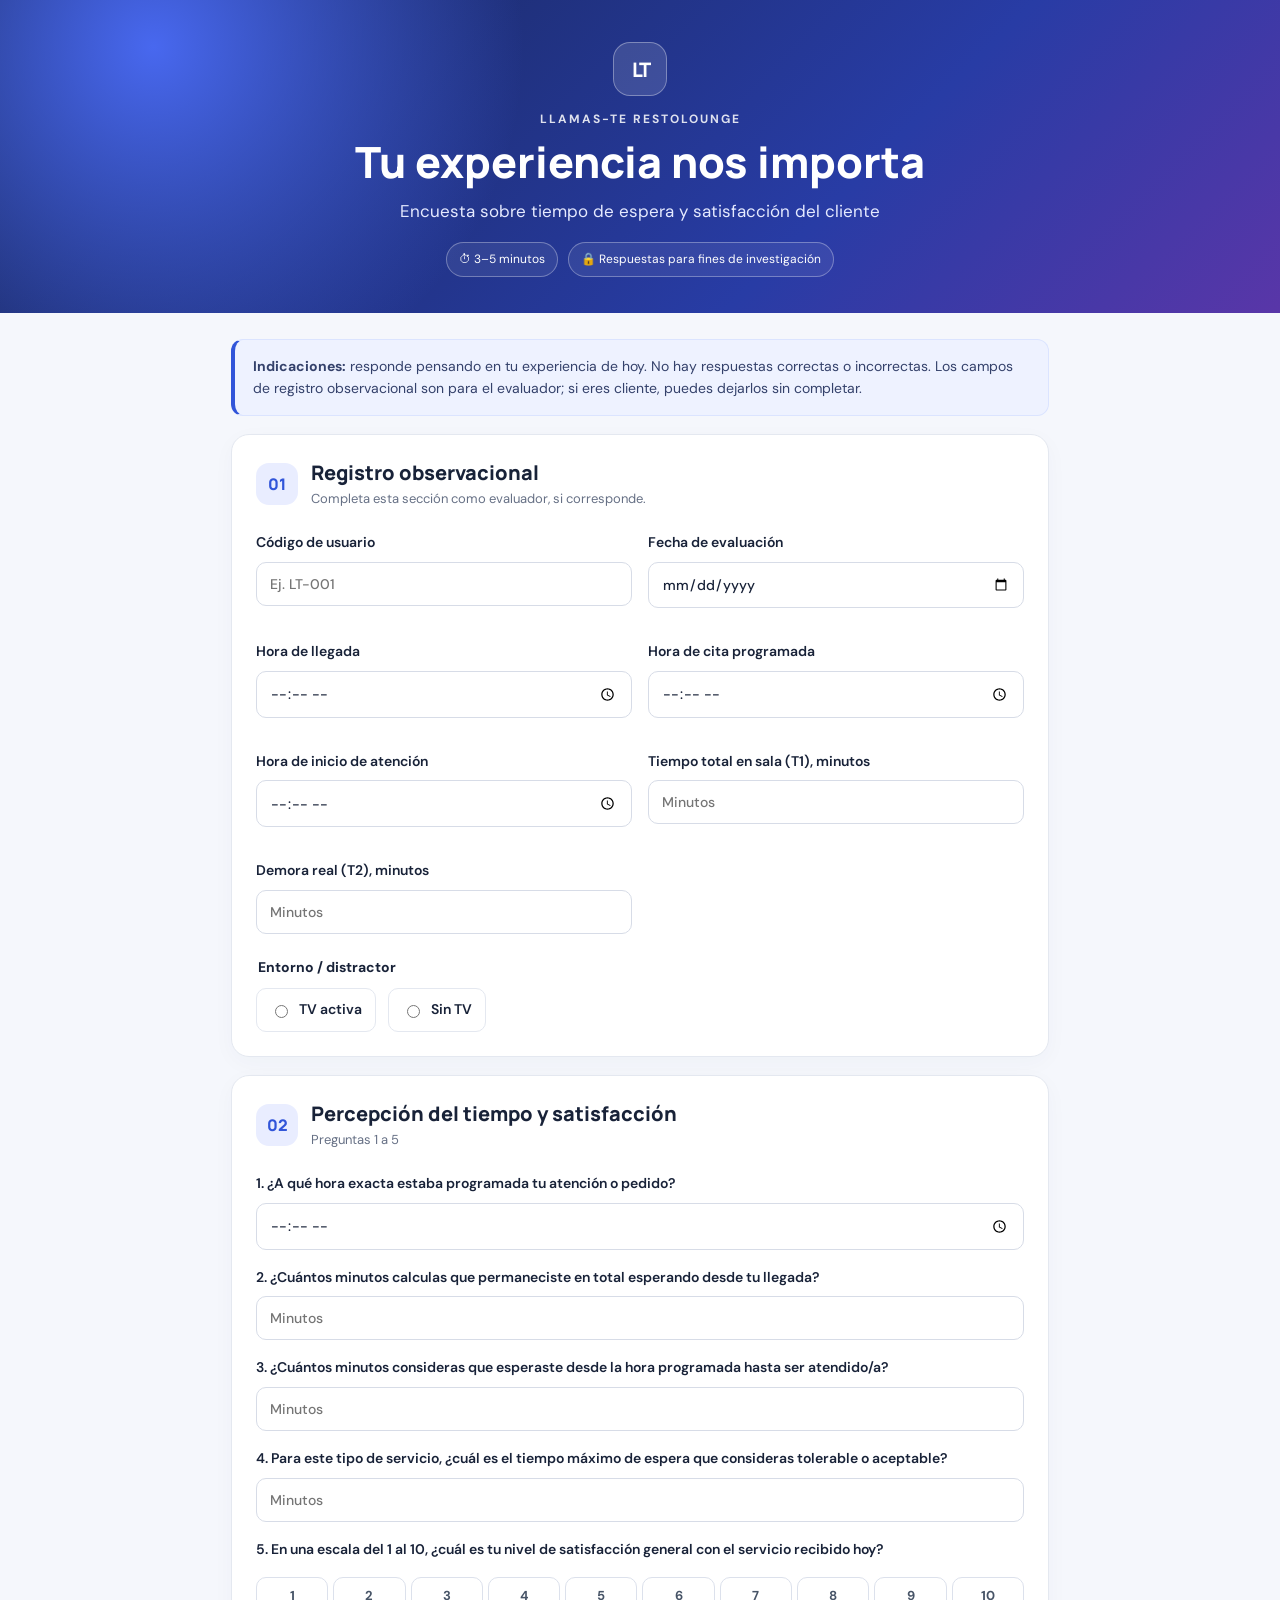
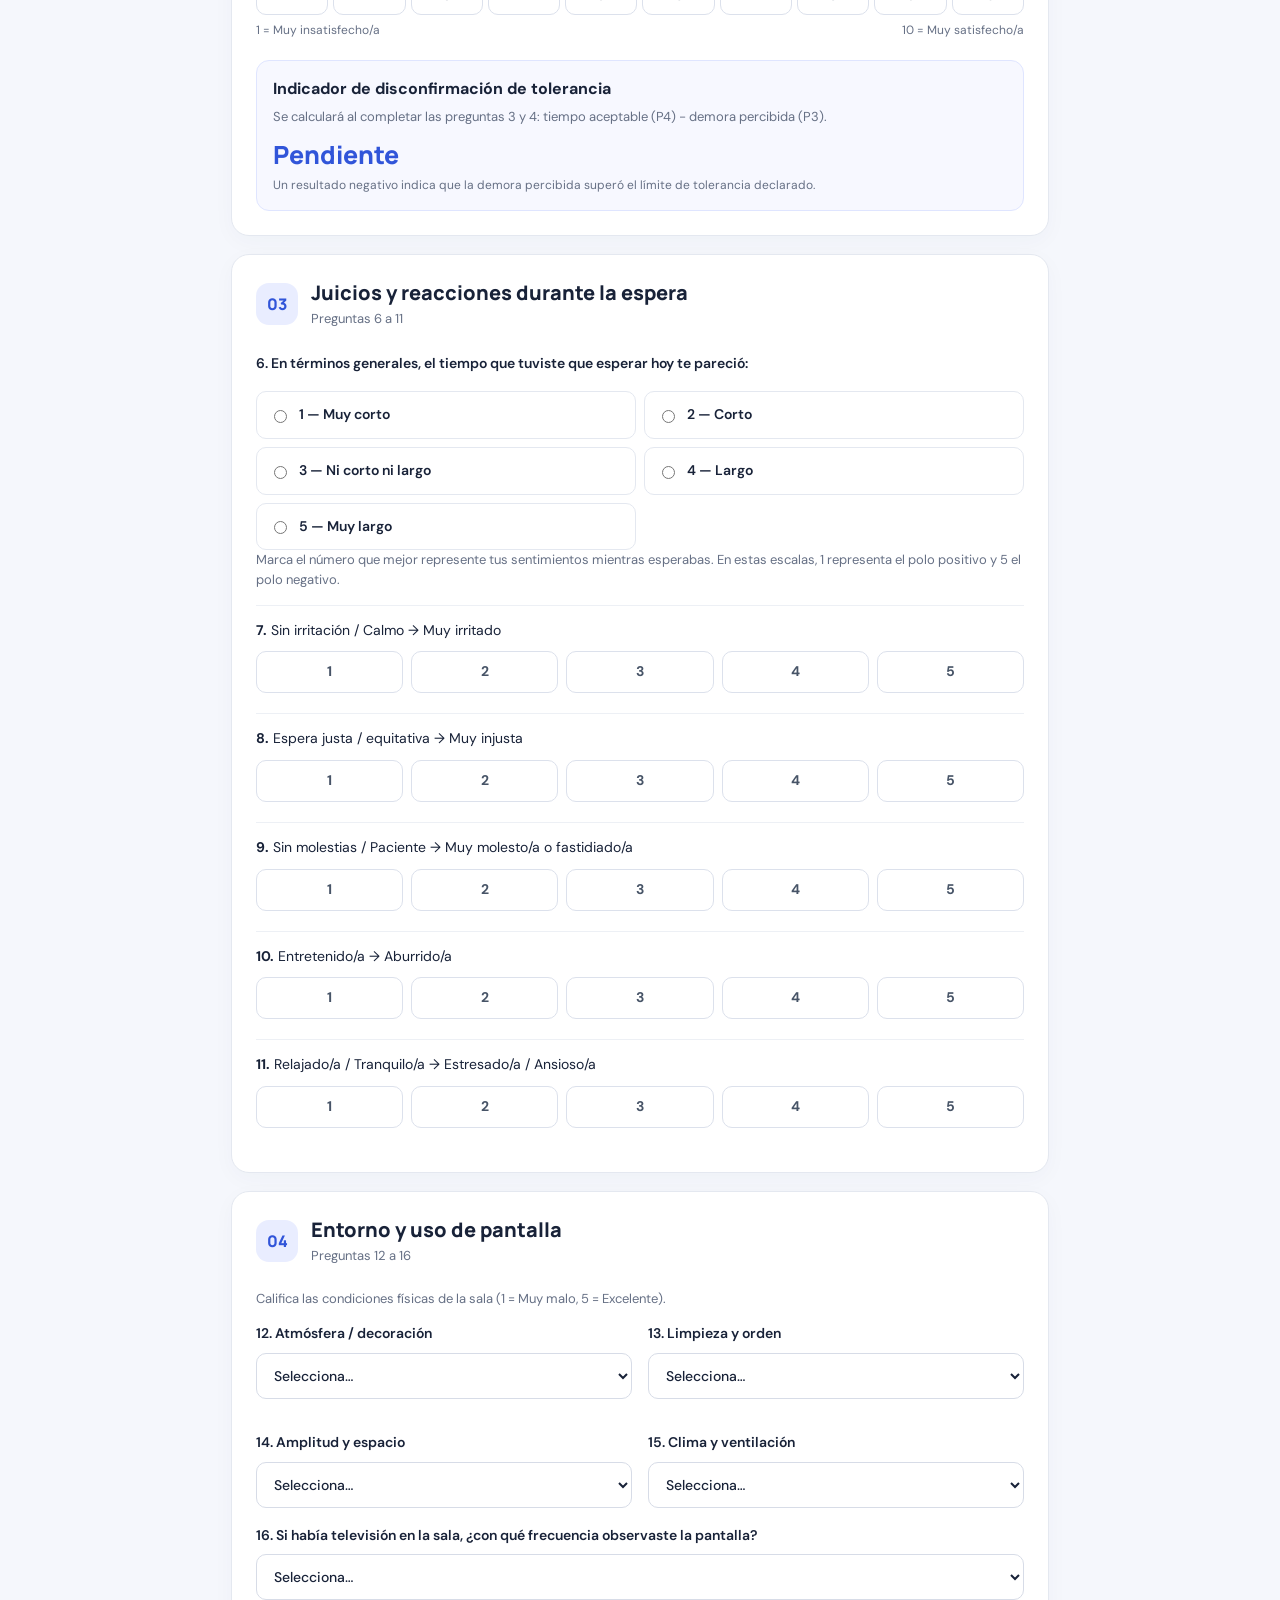
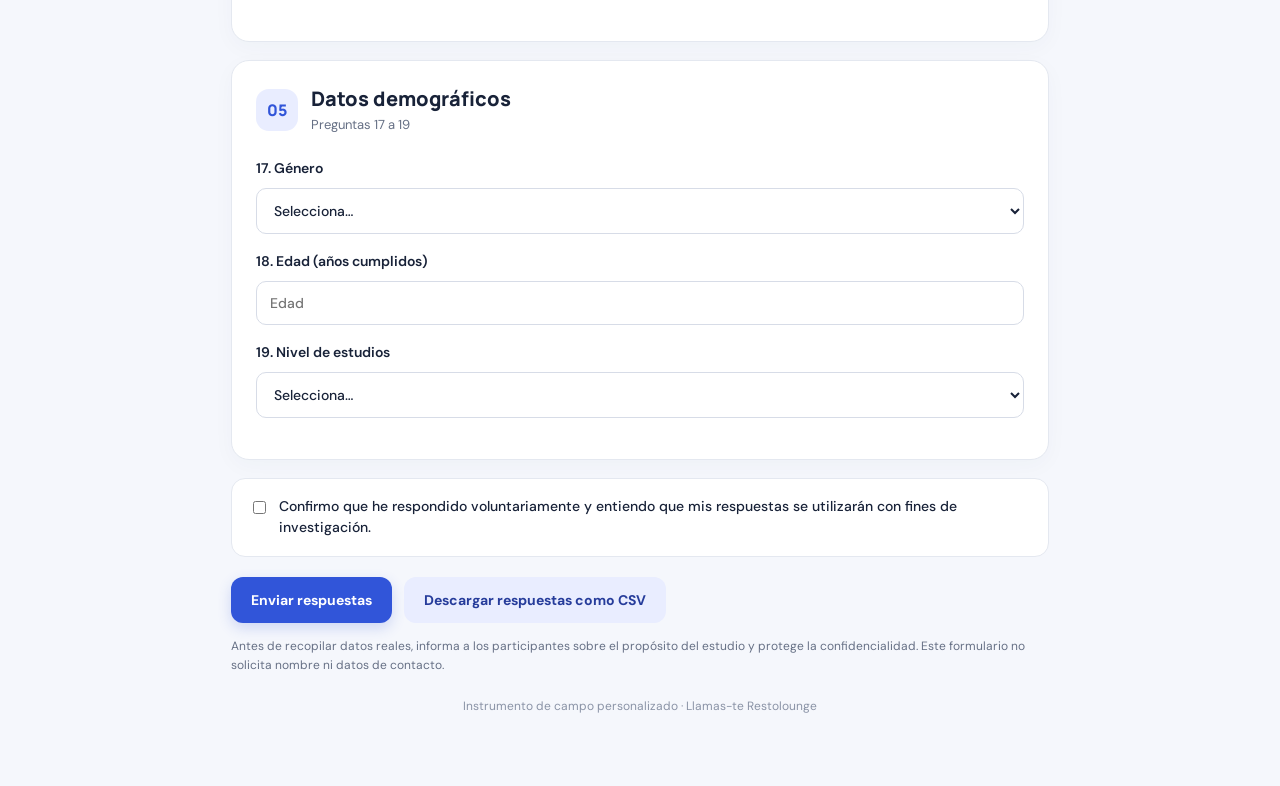
<file: index.html>
<!DOCTYPE html>
<html lang="es">
<head>
  <meta charset="UTF-8">
  <meta name="viewport" content="width=device-width, initial-scale=1">
  <meta name="description" content="Cuestionario de campo sobre tiempos de espera y satisfacción del cliente de Llamas-te Restolounge.">
  <title>Encuesta de Espera y Satisfacción | Llamas-te</title>
  <link rel="stylesheet" href="style.css">
</head>
<body>
  <header class="hero">
    <div class="brand-mark">LT</div>
    <p class="eyebrow">LLAMAS-TE RESTOLOUNGE</p>
    <h1>Tu experiencia nos importa</h1>
    <p class="intro">Encuesta sobre tiempo de espera y satisfacción del cliente</p>
    <div class="meta"><span>⏱ 3–5 minutos</span><span>🔒 Respuestas para fines de investigación</span></div>
  </header>

  <main class="container">
    <div class="notice"><strong>Indicaciones:</strong> responde pensando en tu experiencia de hoy. No hay respuestas correctas o incorrectas. Los campos de registro observacional son para el evaluador; si eres cliente, puedes dejarlos sin completar.</div>
    <form id="surveyForm">
      <section class="panel">
        <div class="section-heading"><span class="number">01</span><div><h2>Registro observacional</h2><p>Completa esta sección como evaluador, si corresponde.</p></div></div>
        <div class="grid">
          <label>Código de usuario<input name="codigo_usuario" placeholder="Ej. LT-001"></label>
          <label>Fecha de evaluación<input name="fecha_turno" type="date"></label>
          <label>Hora de llegada<input name="hora_llegada" type="time"></label>
          <label>Hora de cita programada<input name="hora_cita_observada" type="time"></label>
          <label>Hora de inicio de atención<input name="hora_inicio_atencion" type="time"></label>
          <label>Tiempo total en sala (T1), minutos<input name="t1_total_sala" type="number" min="0" step="1" placeholder="Minutos"></label>
          <label>Demora real (T2), minutos<input name="t2_demora_real" type="number" min="0" step="1" placeholder="Minutos"></label>
        </div>
        <fieldset><legend>Entorno / distractor</legend>
          <div class="options"><label class="choice"><input type="radio" name="entorno_tv" value="TV activa"> TV activa</label><label class="choice"><input type="radio" name="entorno_tv" value="Sin TV"> Sin TV</label></div>
        </fieldset>
      </section>

      <section class="panel">
        <div class="section-heading"><span class="number">02</span><div><h2>Percepción del tiempo y satisfacción</h2><p>Preguntas 1 a 5</p></div></div>
        <label>1. ¿A qué hora exacta estaba programada tu atención o pedido?<input name="p1_hora_programada" type="time"></label>
        <label>2. ¿Cuántos minutos calculas que permaneciste en total esperando desde tu llegada?<input name="p2_tiempo_total_percibido" type="number" min="0" step="1" placeholder="Minutos" required></label>
        <label>3. ¿Cuántos minutos consideras que esperaste desde la hora programada hasta ser atendido/a?<input name="p3_demora_percibida" type="number" min="0" step="1" placeholder="Minutos" required></label>
        <label>4. Para este tipo de servicio, ¿cuál es el tiempo máximo de espera que consideras tolerable o aceptable?<input name="p4_tiempo_aceptable" type="number" min="0" step="1" placeholder="Minutos" required></label>
        <label>5. En una escala del 1 al 10, ¿cuál es tu nivel de satisfacción general con el servicio recibido hoy?</label>
        <div class="scale scale-10" role="group" aria-label="Satisfacción general">
          <label><input type="radio" name="p5_satisfaccion" value="1" required><span>1</span></label><label><input type="radio" name="p5_satisfaccion" value="2"><span>2</span></label><label><input type="radio" name="p5_satisfaccion" value="3"><span>3</span></label><label><input type="radio" name="p5_satisfaccion" value="4"><span>4</span></label><label><input type="radio" name="p5_satisfaccion" value="5"><span>5</span></label><label><input type="radio" name="p5_satisfaccion" value="6"><span>6</span></label><label><input type="radio" name="p5_satisfaccion" value="7"><span>7</span></label><label><input type="radio" name="p5_satisfaccion" value="8"><span>8</span></label><label><input type="radio" name="p5_satisfaccion" value="9"><span>9</span></label><label><input type="radio" name="p5_satisfaccion" value="10"><span>10</span></label>
        </div>
        <div class="scale-labels"><span>1 = Muy insatisfecho/a</span><span>10 = Muy satisfecho/a</span></div>
        <div class="result" id="disconfirmationBox"><strong>Indicador de disconfirmación de tolerancia</strong><p>Se calculará al completar las preguntas 3 y 4: tiempo aceptable (P4) − demora percibida (P3).</p><output id="disconfirmation">Pendiente</output><small>Un resultado negativo indica que la demora percibida superó el límite de tolerancia declarado.</small></div>
      </section>

      <section class="panel">
        <div class="section-heading"><span class="number">03</span><div><h2>Juicios y reacciones durante la espera</h2><p>Preguntas 6 a 11</p></div></div>
        <label>6. En términos generales, el tiempo que tuviste que esperar hoy te pareció:</label>
        <div class="likert vertical">
          <label><input type="radio" name="p6_duracion" value="1" required><span>1 — Muy corto</span></label>
          <label><input type="radio" name="p6_duracion" value="2"><span>2 — Corto</span></label>
          <label><input type="radio" name="p6_duracion" value="3"><span>3 — Ni corto ni largo</span></label>
          <label><input type="radio" name="p6_duracion" value="4"><span>4 — Largo</span></label>
          <label><input type="radio" name="p6_duracion" value="5"><span>5 — Muy largo</span></label>
        </div>
        <p class="question-intro">Marca el número que mejor represente tus sentimientos mientras esperabas. En estas escalas, 1 representa el polo positivo y 5 el polo negativo.</p>
        <div class="likert-question"><p><strong>7.</strong> Sin irritación / Calmo → Muy irritado</p><div class="scale"><label><input type="radio" name="p7_irritacion" value="1" required><span>1</span></label><label><input type="radio" name="p7_irritacion" value="2"><span>2</span></label><label><input type="radio" name="p7_irritacion" value="3"><span>3</span></label><label><input type="radio" name="p7_irritacion" value="4"><span>4</span></label><label><input type="radio" name="p7_irritacion" value="5"><span>5</span></label></div></div>
        <div class="likert-question"><p><strong>8.</strong> Espera justa / equitativa → Muy injusta</p><div class="scale"><label><input type="radio" name="p8_justicia" value="1" required><span>1</span></label><label><input type="radio" name="p8_justicia" value="2"><span>2</span></label><label><input type="radio" name="p8_justicia" value="3"><span>3</span></label><label><input type="radio" name="p8_justicia" value="4"><span>4</span></label><label><input type="radio" name="p8_justicia" value="5"><span>5</span></label></div></div>
        <div class="likert-question"><p><strong>9.</strong> Sin molestias / Paciente → Muy molesto/a o fastidiado/a</p><div class="scale"><label><input type="radio" name="p9_molestia" value="1" required><span>1</span></label><label><input type="radio" name="p9_molestia" value="2"><span>2</span></label><label><input type="radio" name="p9_molestia" value="3"><span>3</span></label><label><input type="radio" name="p9_molestia" value="4"><span>4</span></label><label><input type="radio" name="p9_molestia" value="5"><span>5</span></label></div></div>
        <div class="likert-question"><p><strong>10.</strong> Entretenido/a → Aburrido/a</p><div class="scale"><label><input type="radio" name="p10_aburrimiento" value="1" required><span>1</span></label><label><input type="radio" name="p10_aburrimiento" value="2"><span>2</span></label><label><input type="radio" name="p10_aburrimiento" value="3"><span>3</span></label><label><input type="radio" name="p10_aburrimiento" value="4"><span>4</span></label><label><input type="radio" name="p10_aburrimiento" value="5"><span>5</span></label></div></div>
        <div class="likert-question"><p><strong>11.</strong> Relajado/a / Tranquilo/a → Estresado/a / Ansioso/a</p><div class="scale"><label><input type="radio" name="p11_estres" value="1" required><span>1</span></label><label><input type="radio" name="p11_estres" value="2"><span>2</span></label><label><input type="radio" name="p11_estres" value="3"><span>3</span></label><label><input type="radio" name="p11_estres" value="4"><span>4</span></label><label><input type="radio" name="p11_estres" value="5"><span>5</span></label></div></div>
      </section>

      <section class="panel">
        <div class="section-heading"><span class="number">04</span><div><h2>Entorno y uso de pantalla</h2><p>Preguntas 12 a 16</p></div></div>
        <p class="question-intro">Califica las condiciones físicas de la sala (1 = Muy malo, 5 = Excelente).</p>
        <div class="grid">
          <label>12. Atmósfera / decoración<select name="p12_decoracion" required><option value="">Selecciona…</option><option value="1">1 — Muy malo</option><option value="2">2 — Malo</option><option value="3">3 — Regular</option><option value="4">4 — Bueno</option><option value="5">5 — Excelente</option></select></label>
          <label>13. Limpieza y orden<select name="p13_limpieza" required><option value="">Selecciona…</option><option value="1">1 — Muy malo</option><option value="2">2 — Malo</option><option value="3">3 — Regular</option><option value="4">4 — Bueno</option><option value="5">5 — Excelente</option></select></label>
          <label>14. Amplitud y espacio<select name="p14_espacio" required><option value="">Selecciona…</option><option value="1">1 — Muy malo</option><option value="2">2 — Malo</option><option value="3">3 — Regular</option><option value="4">4 — Bueno</option><option value="5">5 — Excelente</option></select></label>
          <label>15. Clima y ventilación<select name="p15_ventilacion" required><option value="">Selecciona…</option><option value="1">1 — Muy malo</option><option value="2">2 — Malo</option><option value="3">3 — Regular</option><option value="4">4 — Bueno</option><option value="5">5 — Excelente</option></select></label>
        </div>
        <label>16. Si había televisión en la sala, ¿con qué frecuencia observaste la pantalla?
          <select name="p16_uso_tv" required><option value="">Selecciona…</option><option value="1">1 — No la miré</option><option value="2">2 — Rara vez</option><option value="3">3 — De vez en cuando</option><option value="4">4 — Frecuentemente</option><option value="5">5 — Continuamente</option><option value="No había TV">No había TV</option></select>
        </label>
      </section>

      <section class="panel">
        <div class="section-heading"><span class="number">05</span><div><h2>Datos demográficos</h2><p>Preguntas 17 a 19</p></div></div>
        <label>17. Género
          <select name="p17_genero" required><option value="">Selecciona…</option><option value="Femenino">Femenino</option><option value="Masculino">Masculino</option><option value="Prefiero no responder">Prefiero no responder</option><option value="Otro">Otro</option></select>
        </label>
        <label>18. Edad (años cumplidos)<input name="p18_edad" type="number" min="1" max="120" step="1" placeholder="Edad" required></label>
        <label>19. Nivel de estudios
          <select name="p19_estudios" required><option value="">Selecciona…</option><option value="Primaria/Secundaria">Primaria / Secundaria</option><option value="Técnico/Universitario">Técnico / Universitario</option><option value="Posgrado">Posgrado</option><option value="Otro">Otro</option><option value="Prefiero no responder">Prefiero no responder</option></select>
        </label>
      </section>

      <section class="consent">
        <label class="consent-line"><input type="checkbox" id="consent" required> Confirmo que he respondido voluntariamente y entiendo que mis respuestas se utilizarán con fines de investigación.</label>
      </section>
      <div class="actions"><button type="submit" class="primary">Enviar respuestas</button><button type="button" id="downloadCsv" class="secondary">Descargar respuestas como CSV</button></div>
      <p id="status" class="status" role="status" aria-live="polite"></p>
      <p class="footnote">Antes de recopilar datos reales, informa a los participantes sobre el propósito del estudio y protege la confidencialidad. Este formulario no solicita nombre ni datos de contacto.</p>
    </form>
    <footer>Instrumento de campo personalizado · Llamas-te Restolounge</footer>
  </main>
  <script src="script.js"></script>
</body>
</html>
</file>
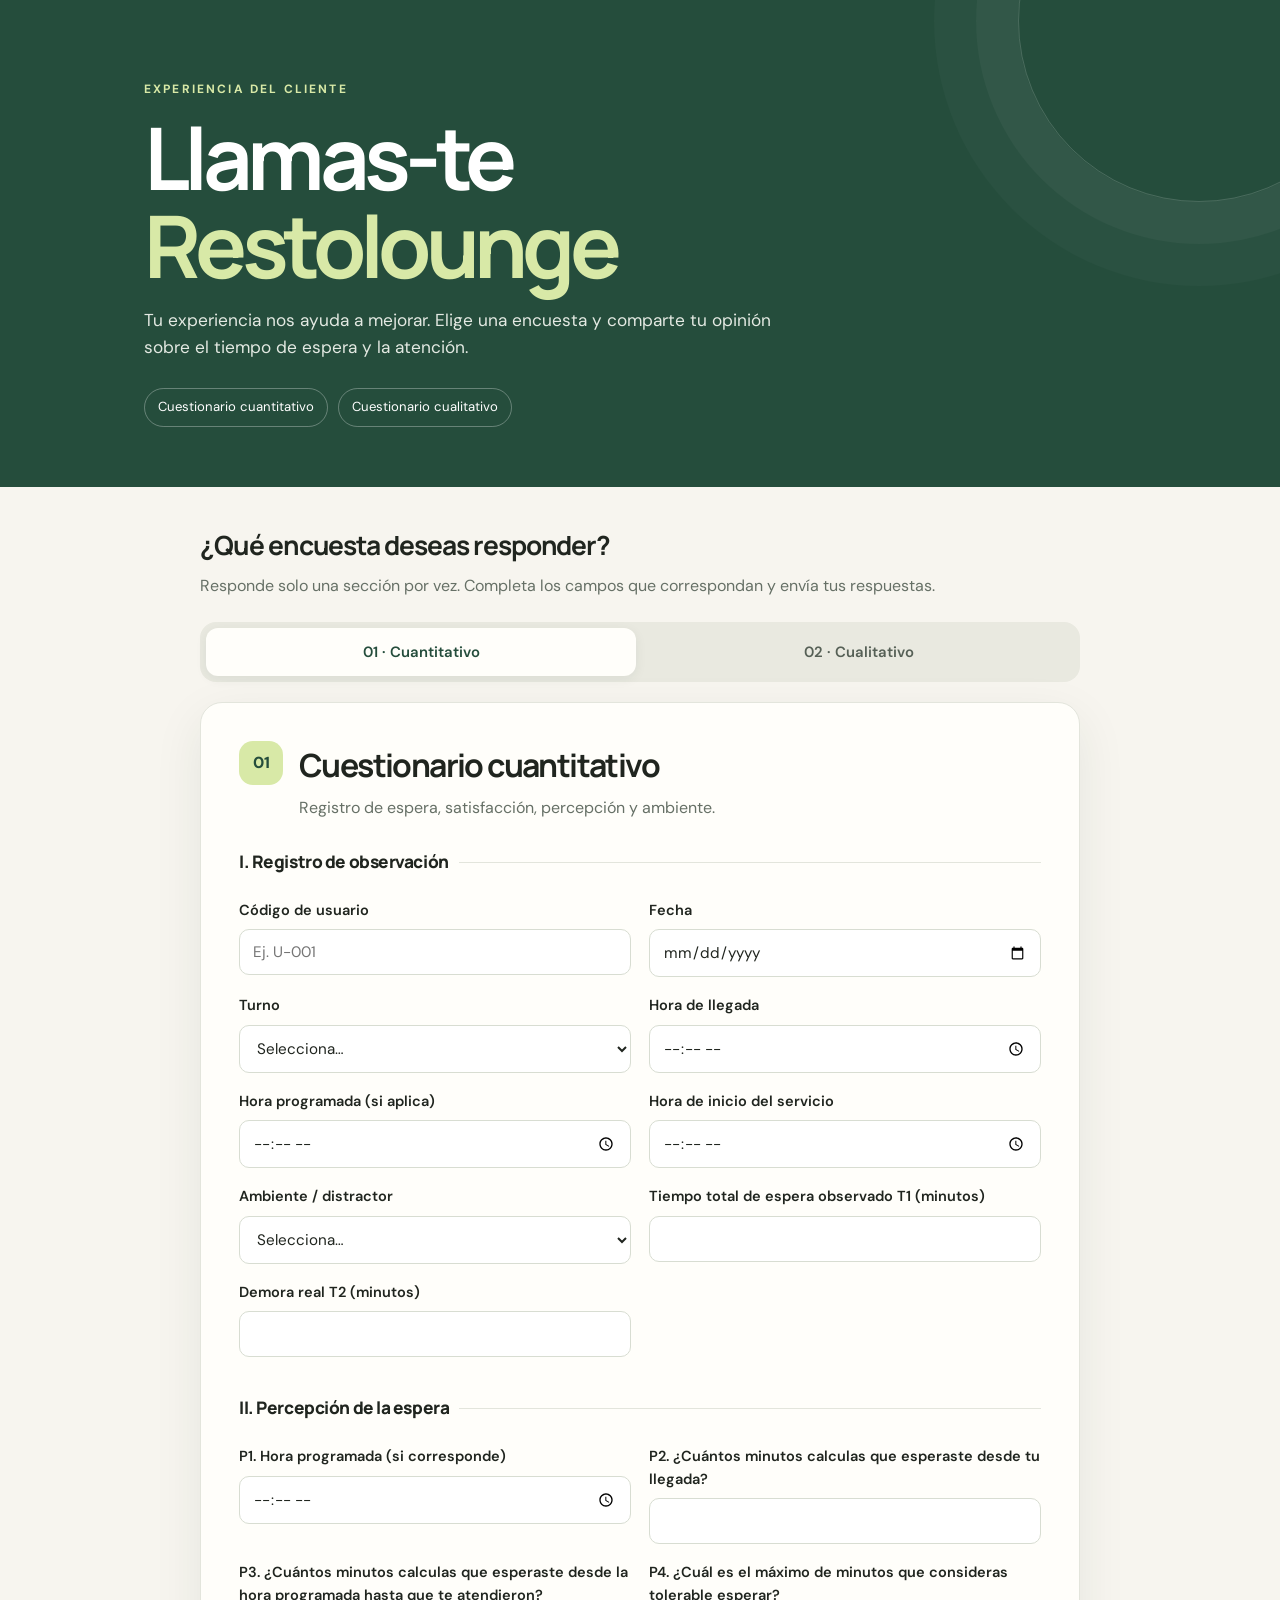
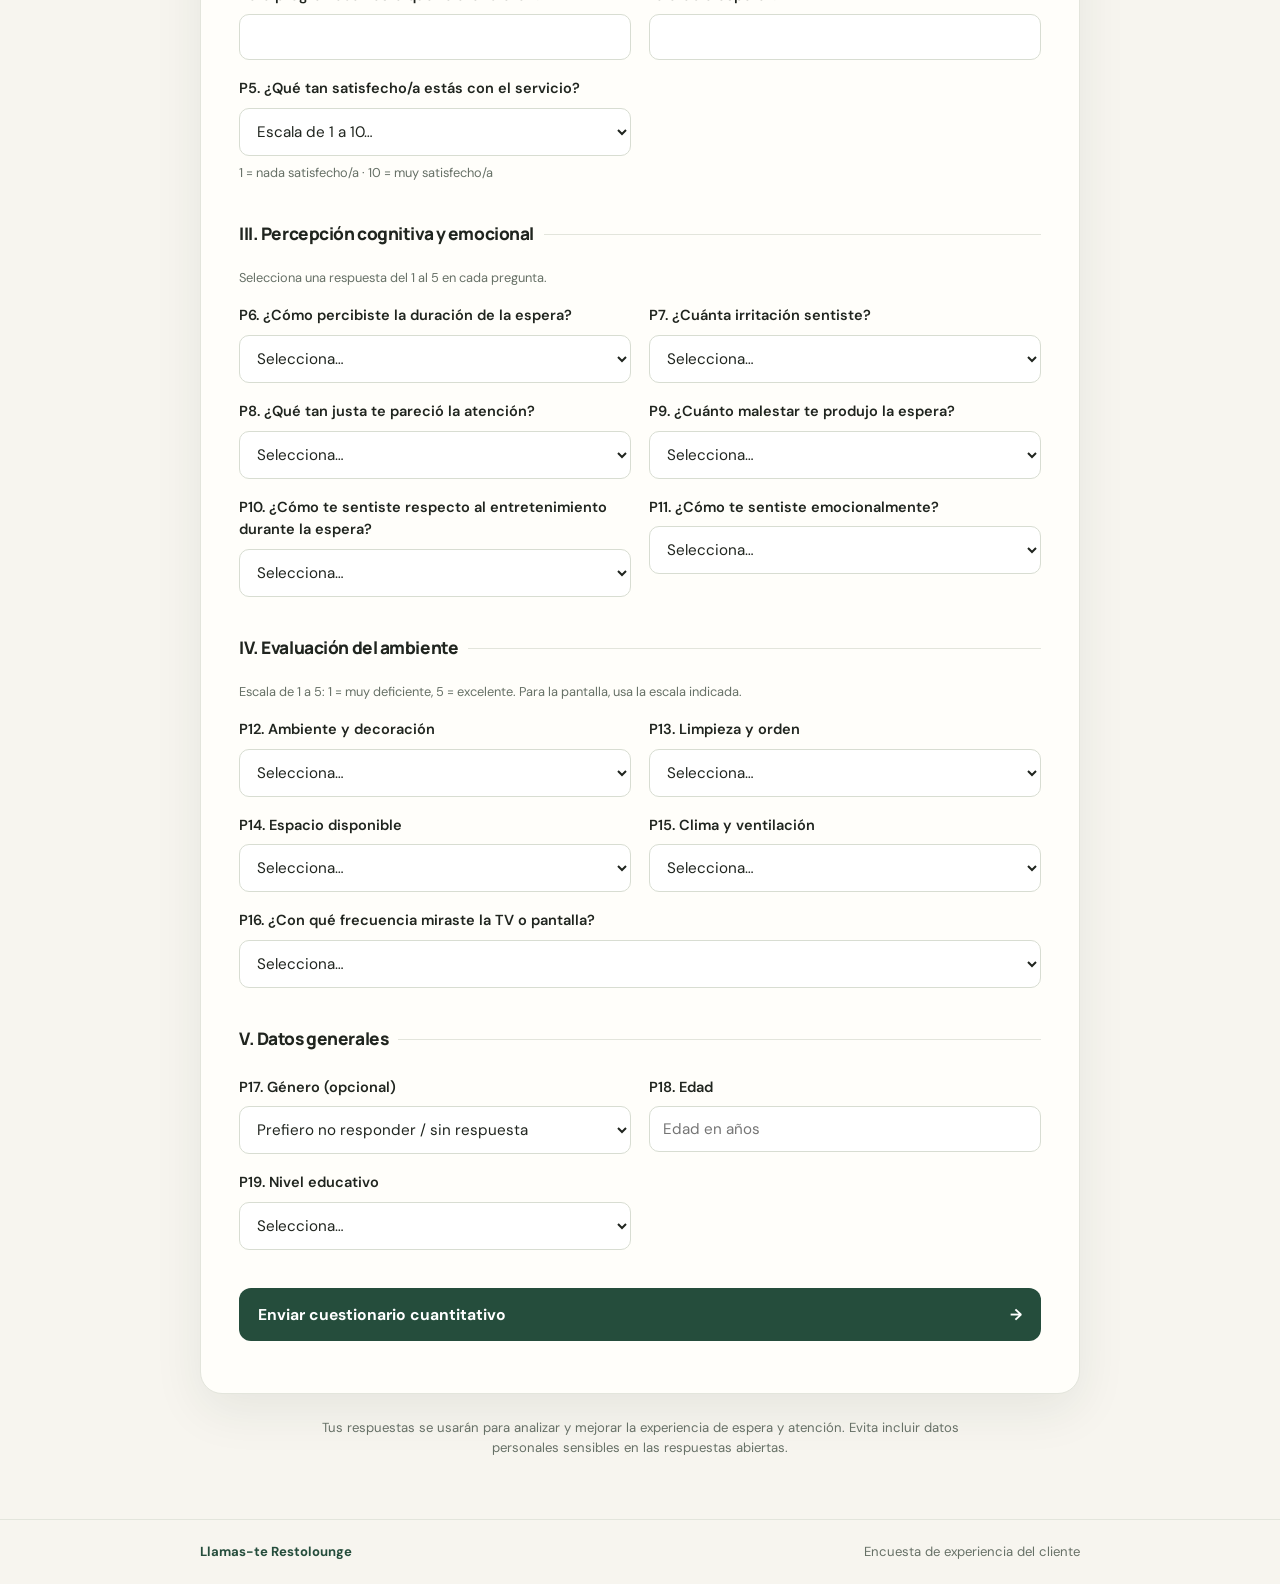
<file: llamas_te_github/index.html>
<!doctype html>
<html lang="es">
<head>
  <meta charset="utf-8">
  <meta name="viewport" content="width=device-width, initial-scale=1">
  <meta name="description" content="Cuestionarios cuantitativo y cualitativo sobre la experiencia de espera en Llamas-te Restolounge.">
  <title>Encuestas | Llamas-te Restolounge</title>
  <link rel="stylesheet" href="style.css">
</head>
<body>
  <header class="hero">
    <div class="hero__inner">
      <p class="eyebrow">EXPERIENCIA DEL CLIENTE</p>
      <h1>Llamas-te <span>Restolounge</span></h1>
      <p class="hero__text">Tu experiencia nos ayuda a mejorar. Elige una encuesta y comparte tu opinión sobre el tiempo de espera y la atención.</p>
      <div class="hero__tags"><span>Cuestionario cuantitativo</span><span>Cuestionario cualitativo</span></div>
    </div>
  </header>

  <main class="container">
    <section class="intro">
      <h2>¿Qué encuesta deseas responder?</h2>
      <p>Responde solo una sección por vez. Completa los campos que correspondan y envía tus respuestas.</p>
    </section>

    <div class="tabs" role="tablist" aria-label="Tipo de cuestionario">
      <button class="tab is-active" id="tab-quant" type="button" role="tab" aria-selected="true" aria-controls="quant-panel" data-panel="quant-panel">01 · Cuantitativo</button>
      <button class="tab" id="tab-qual" type="button" role="tab" aria-selected="false" aria-controls="qual-panel" data-panel="qual-panel">02 · Cualitativo</button>
    </div>

    <section class="panel is-visible" id="quant-panel" role="tabpanel" aria-labelledby="tab-quant">
      <div class="panel-heading"><span class="number">01</span><div><h2>Cuestionario cuantitativo</h2><p>Registro de espera, satisfacción, percepción y ambiente.</p></div></div>
      <form id="quant-form" data-form-type="Cuantitativo">
        <fieldset><legend>I. Registro de observación</legend>
          <div class="grid two">
            <label>Código de usuario <input name="codigo_usuario" type="text" placeholder="Ej. U-001"></label>
            <label>Fecha <input name="fecha" type="date" required></label>
            <label>Turno <select name="turno"><option value="">Selecciona…</option><option>Mañana</option><option>Tarde</option><option>Noche</option></select></label>
            <label>Hora de llegada <input name="hora_llegada" type="time"></label>
            <label>Hora programada (si aplica) <input name="hora_programada" type="time"></label>
            <label>Hora de inicio del servicio <input name="hora_inicio_servicio" type="time"></label>
            <label>Ambiente / distractor <select name="distractor"><option value="">Selecciona…</option><option>TV o pantalla activa</option><option>Sin TV o pantalla</option><option>Otro</option></select></label>
            <label>Tiempo total de espera observado T1 (minutos) <input name="t1_minutos" type="number" min="0" step="1"></label>
            <label>Demora real T2 (minutos) <input name="t2_minutos" type="number" min="0" step="1"></label>
          </div>
        </fieldset>
        <fieldset><legend>II. Percepción de la espera</legend>
          <div class="grid two">
            <label>P1. Hora programada (si corresponde) <input name="p1_hora_programada" type="time"></label>
            <label>P2. ¿Cuántos minutos calculas que esperaste desde tu llegada? <input name="p2_espera_estimada_min" type="number" min="0" step="1" required></label>
            <label>P3. ¿Cuántos minutos calculas que esperaste desde la hora programada hasta que te atendieron? <input name="p3_demora_estimada_min" type="number" min="0" step="1" required></label>
            <label>P4. ¿Cuál es el máximo de minutos que consideras tolerable esperar? <input name="p4_maximo_tolerable_min" type="number" min="0" step="1" required></label>
            <label>P5. ¿Qué tan satisfecho/a estás con el servicio? <select name="p5_satisfaccion" required><option value="">Escala de 1 a 10…</option><option>1</option><option>2</option><option>3</option><option>4</option><option>5</option><option>6</option><option>7</option><option>8</option><option>9</option><option>10</option></select><small>1 = nada satisfecho/a · 10 = muy satisfecho/a</small></label>
          </div>
        </fieldset>
        <fieldset><legend>III. Percepción cognitiva y emocional</legend><p class="helper">Selecciona una respuesta del 1 al 5 en cada pregunta.</p>
          <div class="grid two">
            <label>P6. ¿Cómo percibiste la duración de la espera? <select name="p6_duracion" required><option value="">Selecciona…</option><option value="1">1 · Muy corta</option><option value="2">2 · Corta</option><option value="3">3 · Ni corta ni larga</option><option value="4">4 · Larga</option><option value="5">5 · Muy larga</option></select></label>
            <label>P7. ¿Cuánta irritación sentiste? <select name="p7_irritacion" required><option value="">Selecciona…</option><option value="1">1 · Ninguna / tranquilo/a</option><option value="2">2 · Leve</option><option value="3">3 · Moderada</option><option value="4">4 · Alta</option><option value="5">5 · Muy alta</option></select></label>
            <label>P8. ¿Qué tan justa te pareció la atención? <select name="p8_justicia" required><option value="">Selecciona…</option><option value="1">1 · Muy justa / equitativa</option><option value="2">2 · Justa</option><option value="3">3 · Ni justa ni injusta</option><option value="4">4 · Injusta</option><option value="5">5 · Muy injusta</option></select></label>
            <label>P9. ¿Cuánto malestar te produjo la espera? <select name="p9_malestar" required><option value="">Selecciona…</option><option value="1">1 · Ninguno/a, paciente</option><option value="2">2 · Leve</option><option value="3">3 · Moderado</option><option value="4">4 · Alto</option><option value="5">5 · Muy molesto/a</option></select></label>
            <label>P10. ¿Cómo te sentiste respecto al entretenimiento durante la espera? <select name="p10_entretenimiento" required><option value="">Selecciona…</option><option value="1">1 · Entretenido/a</option><option value="2">2 · Algo entretenido/a</option><option value="3">3 · Neutral</option><option value="4">4 · Aburrido/a</option><option value="5">5 · Muy aburrido/a</option></select></label>
            <label>P11. ¿Cómo te sentiste emocionalmente? <select name="p11_estado_emocional" required><option value="">Selecciona…</option><option value="1">1 · Relajado/a y tranquilo/a</option><option value="2">2 · Algo tranquilo/a</option><option value="3">3 · Neutral</option><option value="4">4 · Estresado/a o ansioso/a</option><option value="5">5 · Muy estresado/a o ansioso/a</option></select></label>
          </div>
        </fieldset>
        <fieldset><legend>IV. Evaluación del ambiente</legend><p class="helper">Escala de 1 a 5: 1 = muy deficiente, 5 = excelente. Para la pantalla, usa la escala indicada.</p>
          <div class="grid two">
            <label>P12. Ambiente y decoración <select name="p12_ambiente" required><option value="">Selecciona…</option><option>1</option><option>2</option><option>3</option><option>4</option><option>5</option></select></label>
            <label>P13. Limpieza y orden <select name="p13_limpieza" required><option value="">Selecciona…</option><option>1</option><option>2</option><option>3</option><option>4</option><option>5</option></select></label>
            <label>P14. Espacio disponible <select name="p14_espacio" required><option value="">Selecciona…</option><option>1</option><option>2</option><option>3</option><option>4</option><option>5</option></select></label>
            <label>P15. Clima y ventilación <select name="p15_ventilacion" required><option value="">Selecciona…</option><option>1</option><option>2</option><option>3</option><option>4</option><option>5</option></select></label>
            <label class="full">P16. ¿Con qué frecuencia miraste la TV o pantalla? <select name="p16_frecuencia_pantalla" required><option value="">Selecciona…</option><option value="1">1 · Nunca</option><option value="2">2 · Rara vez</option><option value="3">3 · Ocasionalmente</option><option value="4">4 · Frecuentemente</option><option value="5">5 · Continuamente</option></select></label>
          </div>
        </fieldset>
        <fieldset><legend>V. Datos generales</legend>
          <div class="grid two">
            <label>P17. Género (opcional) <select name="p17_genero"><option value="">Prefiero no responder / sin respuesta</option><option>Femenino</option><option>Masculino</option><option>Otro</option><option>Prefiero no responder</option></select></label>
            <label>P18. Edad <input name="p18_edad" type="number" min="1" max="120" placeholder="Edad en años"></label>
            <label>P19. Nivel educativo <select name="p19_educacion"><option value="">Selecciona…</option><option>Primaria</option><option>Secundaria</option><option>Técnico</option><option>Universitario</option><option>Posgrado</option><option>Otro</option><option>Prefiero no responder</option></select></label>
          </div>
        </fieldset>
        <button class="submit" type="submit">Enviar cuestionario cuantitativo <span aria-hidden="true">→</span></button>
        <p class="form-status" aria-live="polite"></p>
      </form>
    </section>

    <section class="panel" id="qual-panel" role="tabpanel" aria-labelledby="tab-qual" hidden>
      <div class="panel-heading"><span class="number">02</span><div><h2>Cuestionario cualitativo</h2><p>Queremos comprender cómo vives la espera en Llamas-te Restolounge.</p></div></div>
      <form id="qual-form" data-form-type="Cualitativo">
        <fieldset><legend>Contexto de visita</legend>
          <label>Q1. Habitualmente, ¿en qué contexto o compañía acudes al local? <select name="q1_contexto" required><option value="">Selecciona una opción…</option><option>Solo(a).</option><option>Con amigos / compañeros universitarios.</option><option>En pareja.</option><option>Entre clases / con tiempo ajustado.</option></select></label>
        </fieldset>
        <fieldset><legend>Tu experiencia de espera</legend>
          <label>Q2. Tiempo ocupado vs. tiempo desocupado (Principio de Distracción)<span class="question">¿Qué elementos o actividades dentro del ambiente del local (música, decoración, pantalla, menú, interacción social) te ayudan a distraerte o hacen que la espera se sienta más breve?</span><textarea name="q2_distraccion" rows="4" required placeholder="Escribe tu respuesta…"></textarea></label>
          <label>Q3. Incertidumbre vs. información (Esperas explicadas o inciertas)<span class="question">¿Cómo influye en tu tranquilidad que el personal te informe con precisión desde el inicio cuánto tardará tu pedido o la razón de una eventual demora?</span><textarea name="q3_informacion" rows="4" required placeholder="Escribe tu respuesta…"></textarea></label>
          <label>Q4. Sensación de justicia y orden (Esperas justas o injustas)<span class="question">¿Qué sensaciones u opiniones te genera observar el orden de atención cuando hay alta afluencia de clientes en Llamas-te Restolounge?</span><textarea name="q4_justicia" rows="4" required placeholder="Escribe tu respuesta…"></textarea></label>
          <label>Q5. Esperas pre-proceso vs. en-proceso (Inicio del servicio)<span class="question">¿Qué diferencia genera en tu percepción de atención el tiempo que transcurre desde que te sientas hasta que toman tu pedido, en comparación con el tiempo que tarda en llegar la comida a la mesa?</span><textarea name="q5_etapas_espera" rows="4" required placeholder="Escribe tu respuesta…"></textarea></label>
          <label>Q6. Fidelización e intención de retorno (Valor percibido)<span class="question">Si tuvieras que recomendar o volver a elegir Llamas-te Restolounge entre otras opciones universitarias, ¿de qué manera el tiempo de servicio define si decides regresar o buscar otra alternativa?</span><textarea name="q6_retorno" rows="4" required placeholder="Escribe tu respuesta…"></textarea></label>
        </fieldset>
        <button class="submit" type="submit">Enviar cuestionario cualitativo <span aria-hidden="true">→</span></button>
        <p class="form-status" aria-live="polite"></p>
      </form>
    </section>

    <p class="privacy-note">Tus respuestas se usarán para analizar y mejorar la experiencia de espera y atención. Evita incluir datos personales sensibles en las respuestas abiertas.</p>
  </main>
  <footer><span>Llamas-te Restolounge</span><span>Encuesta de experiencia del cliente</span></footer>
  <script src="script.js"></script>
</body>
</html>
</file>
<file: style.css>
@import url('https://fonts.googleapis.com/css2?family=DM+Sans:wght@400;500;600;700&family=Manrope:wght@400;500;600;700;800&display=swap');
:root{--navy:#172554;--blue:#3155d9;--orange:#f59e0b;--ink:#182238;--muted:#667085;--line:#e4e8f0;--bg:#f5f7fc;--white:#fff}
*{box-sizing:border-box}body{margin:0;background:var(--bg);color:var(--ink);font-family:'DM Sans',Arial,sans-serif;line-height:1.55}
.hero{padding:42px 20px 36px;text-align:center;color:white;background:radial-gradient(circle at 12% 15%,#4868ef 0,transparent 32%),linear-gradient(135deg,#172554,#283ca5 65%,#5936a8)}
.brand-mark{display:grid;place-items:center;width:54px;height:54px;margin:0 auto 14px;border-radius:17px;background:#ffffff20;border:1px solid #ffffff55;font-family:Manrope,sans-serif;font-weight:800;letter-spacing:-2px;font-size:20px}
.eyebrow{font-size:12px;font-weight:700;letter-spacing:2px;opacity:.85;margin:0 0 8px}.hero h1{font:800 clamp(28px,5vw,43px)/1.15 Manrope,sans-serif;margin:0}.intro{font-size:17px;margin:12px 0 18px;color:#e5eaff}.meta{display:flex;justify-content:center;gap:10px;flex-wrap:wrap}.meta span{font-size:12px;padding:7px 12px;border:1px solid #ffffff50;border-radius:99px;background:#ffffff12}
.container{max-width:850px;margin:26px auto 60px;padding:0 16px}.notice{padding:16px 18px;border:1px solid #dbe4ff;border-left:4px solid var(--blue);border-radius:12px;background:#eef2ff;color:#34416b;margin-bottom:18px;font-size:14px}
.panel{background:var(--white);border:1px solid var(--line);border-radius:18px;padding:24px;margin:18px 0;box-shadow:0 6px 22px #25365b08}
.section-heading{display:flex;align-items:center;gap:13px;margin-bottom:23px}.number{display:grid;place-items:center;flex:0 0 42px;height:42px;border-radius:13px;background:#e9edff;color:var(--blue);font-weight:800;font-family:Manrope,sans-serif}.section-heading h2{font:800 20px Manrope,sans-serif;margin:0 0 3px}.section-heading p{margin:0;color:var(--muted);font-size:13px}
.grid{display:grid;grid-template-columns:repeat(2,minmax(0,1fr));gap:16px}label{display:block;font-size:14px;font-weight:600;margin:0 0 17px}input:not([type=radio]):not([type=checkbox]),select{display:block;width:100%;margin-top:8px;padding:12px 13px;border:1px solid #d7dce7;border-radius:10px;background:#fff;color:var(--ink);font:500 14px 'DM Sans',sans-serif;outline:none;transition:.15s}input:focus,select:focus{border-color:var(--blue);box-shadow:0 0 0 3px #3155d91a}fieldset{border:0;padding:0;margin:6px 0 0}legend{font-size:14px;font-weight:700;margin-bottom:10px}.options{display:flex;gap:12px;flex-wrap:wrap}.choice{display:flex;align-items:center;gap:8px;padding:10px 13px;border:1px solid var(--line);border-radius:10px;margin:0}.choice input,.consent-line input{accent-color:var(--blue)}
.scale{display:flex;gap:8px;margin:10px 0 6px}.scale label{flex:1;margin:0;cursor:pointer}.scale input{position:absolute;opacity:0;pointer-events:none}.scale span{display:grid;place-items:center;min-height:42px;border:1px solid #dce1ec;border-radius:10px;font-weight:700;color:#475467;background:white;transition:.15s}.scale input:checked+span{background:var(--blue);border-color:var(--blue);color:white;box-shadow:0 4px 10px #3155d933}.scale label:hover span{border-color:var(--blue)}.scale-labels{display:flex;justify-content:space-between;gap:12px;font-size:12px;color:var(--muted)}.scale-10{gap:5px}.scale-10 span{min-height:38px;font-size:13px}
.result{background:#f7f8ff;border:1px solid #dfe5ff;border-radius:13px;padding:16px;margin-top:20px}.result p{font-size:13px;color:var(--muted);margin:5px 0 10px}.result output{display:block;font:800 25px Manrope,sans-serif;color:var(--blue);margin:4px 0}.result small{display:block;color:var(--muted);font-size:12px}
.likert.vertical{display:grid;grid-template-columns:repeat(2,minmax(0,1fr));gap:8px}.likert.vertical label{display:flex;align-items:center;gap:9px;border:1px solid var(--line);border-radius:10px;padding:12px;margin:0;cursor:pointer}.likert.vertical input{accent-color:var(--blue)}.question-intro{color:var(--muted);font-size:13px;margin:0 0 14px}.likert-question{padding:14px 0;border-top:1px solid #edf0f5}.likert-question p{margin:0 0 10px;font-size:14px}.consent{padding:17px;background:#fff;border:1px solid var(--line);border-radius:14px}.consent-line{display:flex;align-items:flex-start;gap:10px;margin:0;font-weight:500}.consent-line input{margin-top:5px;flex:0 0 auto}.actions{display:flex;gap:12px;flex-wrap:wrap;margin:20px 0 8px}.actions button{border:0;border-radius:12px;padding:14px 20px;font:700 14px 'DM Sans',sans-serif;cursor:pointer}.primary{background:var(--blue);color:#fff;box-shadow:0 5px 14px #3155d933}.primary:hover{background:#2444c2}.secondary{background:#e9edff;color:#263c9b}.status{font-size:14px;font-weight:600}.footnote{font-size:12px;color:var(--muted);line-height:1.6}footer{text-align:center;color:#8a93a6;font-size:12px;padding:10px}
@media(max-width:600px){.hero{padding:32px 16px}.container{padding:0 11px;margin-top:16px}.panel{padding:18px 15px;border-radius:15px}.grid{grid-template-columns:1fr;gap:0}.scale{gap:5px}.scale span{min-height:38px;font-size:13px}.scale-10{gap:3px}.scale-10 span{font-size:11px;min-height:34px;border-radius:7px}.likert.vertical{grid-template-columns:1fr}.actions{flex-direction:column}.actions button{width:100%}.section-heading h2{font-size:18px}}
</file>
<file: llamas_te_github/style.css>
@import url('https://fonts.googleapis.com/css2?family=DM+Sans:wght@400;500;600;700&family=Manrope:wght@400;500;600;700;800&display=swap');
:root{--ink:#20251f;--muted:#667066;--cream:#f7f5ef;--paper:#fffefa;--green:#254d3c;--lime:#d8e9a7;--line:#e3e5dc;--orange:#d76e43;--shadow:0 16px 50px rgba(28,47,35,.08)}
*{box-sizing:border-box}html{scroll-behavior:smooth}body{margin:0;background:var(--cream);color:var(--ink);font-family:'DM Sans',sans-serif;line-height:1.55}.hero{background:var(--green);color:#fff;position:relative;overflow:hidden}.hero:after{content:"";position:absolute;width:360px;height:360px;border:1px solid rgba(255,255,255,.17);border-radius:50%;right:-100px;top:-160px;box-shadow:0 0 0 42px rgba(255,255,255,.035),0 0 0 84px rgba(255,255,255,.025)}.hero__inner{max-width:1040px;margin:auto;padding:68px 24px 60px;position:relative;z-index:1}.eyebrow{font-size:.75rem;letter-spacing:.18em;font-weight:700;color:var(--lime)}h1,h2,legend{font-family:Manrope,sans-serif}h1{font-size:clamp(2.7rem,7vw,5.4rem);line-height:1.02;letter-spacing:-.065em;margin:14px 0 18px}h1 span{display:block;color:var(--lime)}.hero__text{max-width:630px;color:#e3e9e2;font-size:1.08rem}.hero__tags{display:flex;gap:10px;flex-wrap:wrap;margin-top:28px}.hero__tags span{border:1px solid rgba(255,255,255,.3);border-radius:30px;padding:8px 13px;font-size:.82rem}.container{max-width:920px;margin:0 auto;padding:38px 20px 60px}.intro{margin-bottom:24px}.intro h2{font-size:1.65rem;letter-spacing:-.04em;margin:0 0 8px}.intro p,.panel-heading p{color:var(--muted);margin:0}.tabs{display:grid;grid-template-columns:1fr 1fr;gap:8px;margin-bottom:20px;background:#e9e9e0;padding:6px;border-radius:16px}.tab{border:0;background:transparent;border-radius:12px;padding:14px 10px;font:600 .93rem 'DM Sans',sans-serif;color:#566056;cursor:pointer;transition:.2s}.tab.is-active{background:var(--paper);color:var(--green);box-shadow:0 3px 12px #233d2412}.panel{display:none;background:var(--paper);border:1px solid var(--line);border-radius:22px;padding:clamp(20px,4vw,38px);box-shadow:var(--shadow)}.panel.is-visible{display:block}.panel-heading{display:flex;gap:16px;align-items:flex-start;margin-bottom:28px}.number{background:var(--lime);color:var(--green);width:44px;height:44px;display:grid;place-items:center;border-radius:14px;font-weight:800;flex-shrink:0}.panel-heading h2{font-size:clamp(1.5rem,4vw,2rem);letter-spacing:-.05em;margin:0 0 5px}fieldset{border:0;border-top:1px solid var(--line);padding:24px 0 4px;margin:0 0 16px}legend{font-weight:800;font-size:1.08rem;padding:0 10px 0 0;letter-spacing:-.025em}label{display:flex;flex-direction:column;gap:7px;font-weight:600;font-size:.91rem;margin-bottom:18px;min-width:0}input,select,textarea{width:100%;border:1px solid #d8ddd2;border-radius:10px;padding:12px 13px;background:#fff;color:var(--ink);font:400 .95rem 'DM Sans',sans-serif;outline:none;transition:border-color .2s,box-shadow .2s}input:focus,select:focus,textarea:focus{border-color:var(--green);box-shadow:0 0 0 3px #254d3c18}textarea{resize:vertical;line-height:1.6}small,.helper{font-size:.8rem;color:var(--muted);font-weight:400}.helper{margin:-4px 0 18px}.grid{display:grid;gap:0 18px}.grid.two{grid-template-columns:repeat(2,minmax(0,1fr))}.full{grid-column:1/-1}.question{font-weight:400;color:#434b42;line-height:1.6;margin-top:2px}.submit{display:flex;justify-content:space-between;align-items:center;gap:12px;width:100%;border:0;border-radius:12px;background:var(--green);color:#fff;padding:16px 19px;font:700 .98rem 'DM Sans',sans-serif;cursor:pointer;margin-top:10px;transition:transform .15s,background .15s}.submit:hover{background:#193d2d;transform:translateY(-1px)}.submit:disabled{opacity:.65;cursor:wait;transform:none}.form-status{font-size:.9rem;margin:14px 0 0;color:var(--green)}.form-status.error{color:#a33f2b}.privacy-note{font-size:.82rem;color:var(--muted);max-width:700px;margin:24px auto 0;text-align:center}footer{display:flex;justify-content:space-between;gap:12px;flex-wrap:wrap;border-top:1px solid var(--line);padding:22px max(20px,calc((100% - 880px)/2));font-size:.82rem;color:var(--muted)}footer span:first-child{font-weight:700;color:var(--green)}@media(max-width:620px){.hero__inner{padding:48px 22px 44px}.container{padding:28px 13px 42px}.tabs{grid-template-columns:1fr}.tab{padding:12px}.panel{padding:20px 16px;border-radius:17px}.grid.two{grid-template-columns:1fr}.full{grid-column:auto}.panel-heading{gap:12px}.number{width:38px;height:38px;border-radius:12px}.hero__tags{gap:7px}.hero__tags span{font-size:.76rem}footer{padding:20px;flex-direction:column}}
</file>
